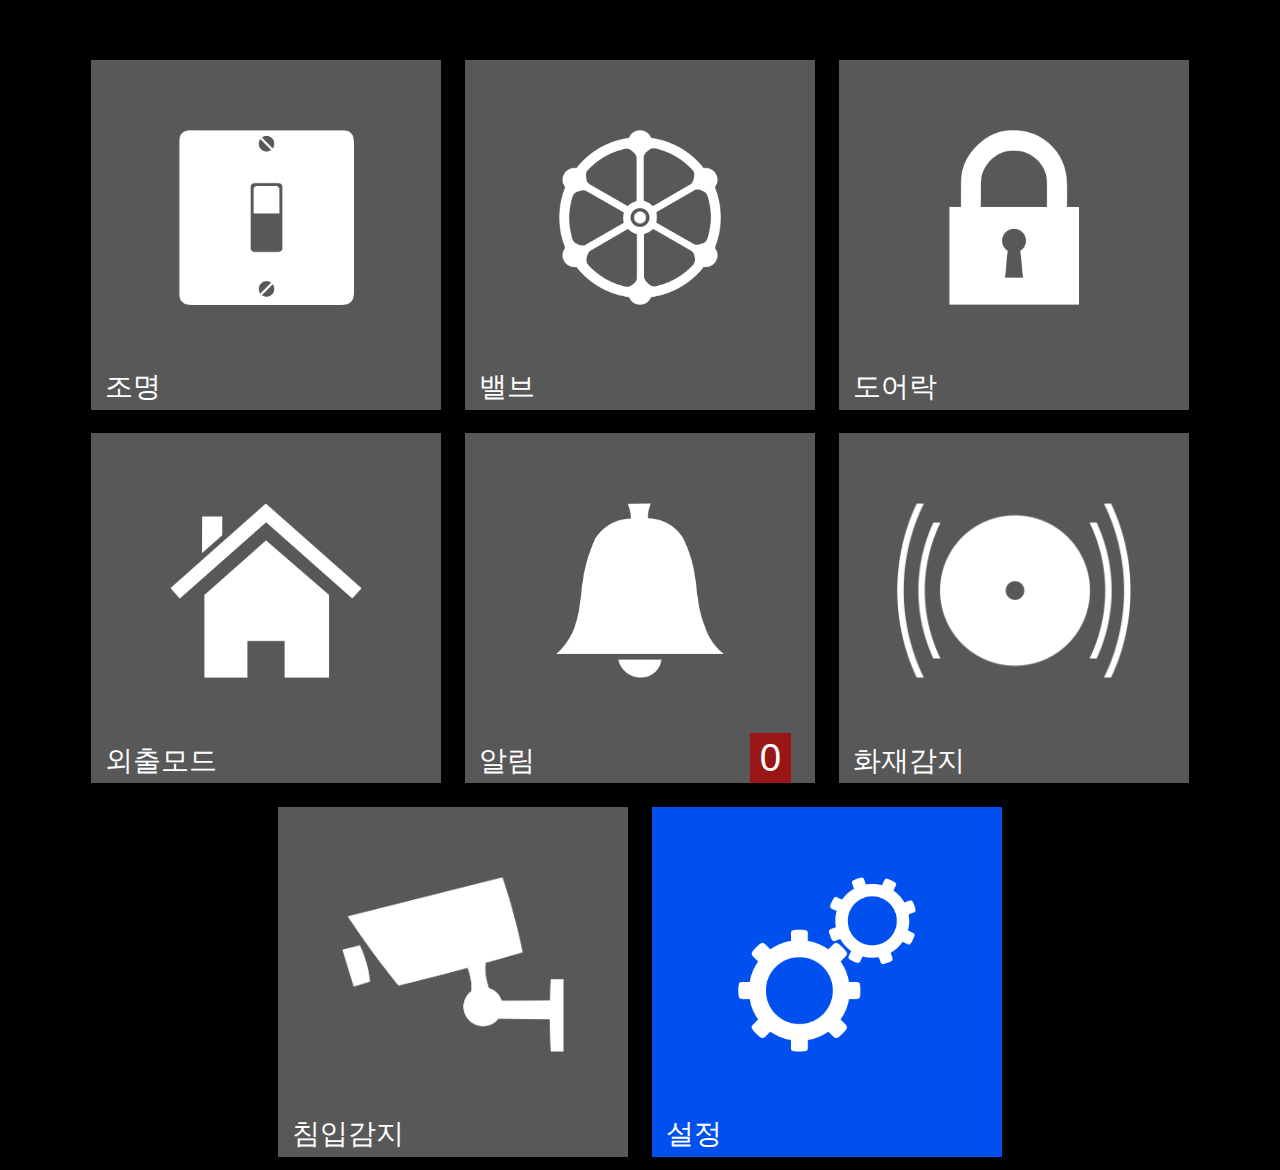
<file: HomeIoT/target/classes/static/index.html>
<html>
<head>
  <meta charset="utf-8">
  <title>CHESS v.1.0.0.</title>
  <link rel="stylesheet" href="./css/index.css">
  <script src="./js/jquery/jquery-3.1.1.min.js"></script>
  <script src="./js/date.js"></script>
</head>
<body class="bg-black">
  <div class="metro-tile-container">

    <a href="#light-dialog" id="light-link">
      <div class="metro-tile bg-yellow light-tile">
        <div class="tile-item iconic">
          <div class="image"><img src="./img/switch.png"></div>
          <div class="tile-label">조명</div>
        </div>
      </div>
    </a>

    <div class="metro-tile bg-pink valve-tile">
      <div class="tile-item iconic">
        <div class="image"><img src="./img/valve.png"></div>
        <div class="tile-label">밸브</div>
      </div>
    </div>
    <div class="metro-tile bg-cyan doorlock-tile">
      <div class="tile-item iconic">
        <div class="image"><img src="./img/doorlock.png"></div>
        <div class="tile-label">도어락</div>
      </div>
    </div>
    <div class="metro-tile bg-green go-out-tile">
      <div class="tile-item iconic">
        <div class="image"><img src="./img/home.png"></div>
        <div class="tile-label">외출모드</div>
      </div>
    </div>
    <a href="#alarm-dialog" id="alarm-link">
      <div class="metro-tile bg-amber alarm-tile">
        <div class="tile-item iconic">
          <div class="image"><img src="./img/alarm.png"></div>
          <div class="tile-label">알림</div>
          <span class="tile-badge bg-darkRed" id="alarm-count">0</span>
        </div>
      </div>
    </a>
    <div class="metro-tile bg-red firesensor-tile">
      <div class="tile-item iconic">
        <div class="image"><img src="./img/firesensor.png"></div>
        <div class="tile-label">화재감지</div>
      </div>
    </div>
    <div class="metro-tile bg-violet intrusionsensor-tile">
      <div class="tile-item iconic">
        <div class="image"><img src="./img/intrusionsensor.png"></div>
        <div class="tile-label">침입감지</div>
      </div>
    </div>
    <a href="#setting-dialog">
      <div class="metro-tile bg-cobalt">
        <div class="tile-item iconic">
          <div class="image"><img src="./img/tool.png"></div>
          <div class="tile-label">설정</div>
        </div>
      </div>
    </a>
  </div>


<!-- Light Dialog View -->
  <div id="light-dialog" class="modalDialog">
    <div class="close_container">
      <a href="#close" class="close">
        <img src="./img/back.png"/>
      </a>
    </div>
    <div class="metro-tile-container bg-black">
      <div class="metro-tile room" id="room1">
        <div class="tile-item iconic">
          <div class="image"><img src="./img/bulb.png"></div>
          <div class="tile-label">1번방</div>
        </div>
      </div>
      <div class="metro-tile room" id="room2">
        <div class="tile-item iconic">
          <div class="image"><img src="./img/bulb.png"></div>
          <div class="tile-label">2번방</div>
        </div>
      </div>
      <div class="metro-tile room" id="room3">
        <div class="tile-item iconic">
          <div class="image"><img src="./img/bulb.png"></div>
          <div class="tile-label">3번방</div>
        </div>
      </div>
      <div class="metro-tile room" id="room4">
        <div class="tile-item iconic">
          <div class="image"><img src="./img/bulb.png"></div>
          <div class="tile-label">4번방</div>
        </div>
      </div>
    </div>
  </div>

  <!-- Setting Dialog View -->
  <div id="setting-dialog" class="modalDialog">
    <div class="close_container">
      <a href="#close" class="close">
        <img src="./img/back.png"/>
      </a>
    </div>
    <div class="metro-tile-container bg-black">

      <a href="#control-log-dialog">
        <div class="metro-tile bg-yellow control-tile">
          <div class="tile-item iconic">
            <div class="image"><img src="./img/control_log.png"></div>
            <div class="tile-label">제어기록</div>
          </div>
        </div>
      </a>

      <a href="#detect-log-dialog">
        <div class="metro-tile bg-lightRed detect-tile">
          <div class="tile-item iconic">
            <div class="image"><img src="./img/detect_log.png"></div>
            <div class="tile-label">탐지기록</div>
          </div>
        </div>
      </a>
      
      <div class="metro-tile bg-cyan">
        <div class="tile-item iconic">
          <div class="image"><img src="./img/person.png"></div>
          <div class="tile-label">정보수정</div>
        </div>
      </div>

      <a href="./login.html">
        <div class="metro-tile bg-green">
          <div class="tile-item iconic">
            <div class="image"><img src="./img/logout.png"></div>
            <div class="tile-label">로그아웃</div>
          </div>
        </div>
      </a>

    </div>
    
  </div>

<!-- Control Log Dialog View -->
  <div id="control-log-dialog" class="modalDialog">
    <div class="close_container">
      <a href="#setting-dialog" class="close">
        <img src="./img/back.png"/>
      </a>
    </div>

    <div class="metro-tile-container bg-black" id="control-log">

      <div class="table">
        <div class="row">
          <div class="cell control-item" id="control-all"><span>전체</span></div>
          <div class="cell control-item" id="control-light"><span>조명</span></div>
          <div class="cell control-item" id="control-valve"><span>밸브</span></div>
          <div class="cell control-item" id="control-doorlock"><span>도어락</span></div>
          <div class="cell control-item" id="control-intrusionsensor"><span>외출모드</span></div>
        </div>
      </div>

      <table class="log-table" id="control-table">
        <tr class="log-table-title">
          <th>순번</th>
          <th>시간</th>
          <th>장비</th>
          <th>명령</th>
        </tr>
      </table>
    </div>


  </div>

<!-- Detect Log Dialog View -->
  <div id="detect-log-dialog" class="modalDialog">
    <div class="close_container">
      <a href="#setting-dialog" class="close">
        <img src="./img/back.png"/>
      </a>
    </div>

    <div class="metro-tile-container bg-black" id="detect-log">

      <div class="table">
        <div class="row">
          <div class="cell detect-item" id="detect-all"><span>전체</span></div>
          <div class="cell detect-item" id="detect-firesensor"><span>화재감지</span></div>
          <div class="cell detect-item" id="detect-intrusionsensor"><span>침입감지</span></div>
        </div>
      </div>

      <table class="log-table" id="detect-table">
        <tr class="log-table-title">
          <th>순번</th>
          <th>시간</th>
          <th>장비</th>
        </tr>
      </table>
    </div>

  </div>

<!-- Alarm Dialog View -->
  <div id="alarm-dialog" class="modalDialog">
    <div class="close_container">
      <a href="#close" class="close">
        <img src="./img/back.png"/>
      </a>
    </div>
    <div class="metro-tile-container bg-black" id="alarm-log">
      <table class="log-table" id="alarm-table">
        <tr class="log-table-title">
          <th>순번</th>
          <th>시간</th>
          <th>장비</th>
          <th>상태</th>
        </tr>
      </table>
    </div>
  </div>
</body>
<script src="./js/init.js"></script>
<script src="./js/log.js"></script>
<script src="./js/state.js"></script>
<script src="./js/control.js"></script>
<script src="./js/event.js"></script>
</html>
</file>
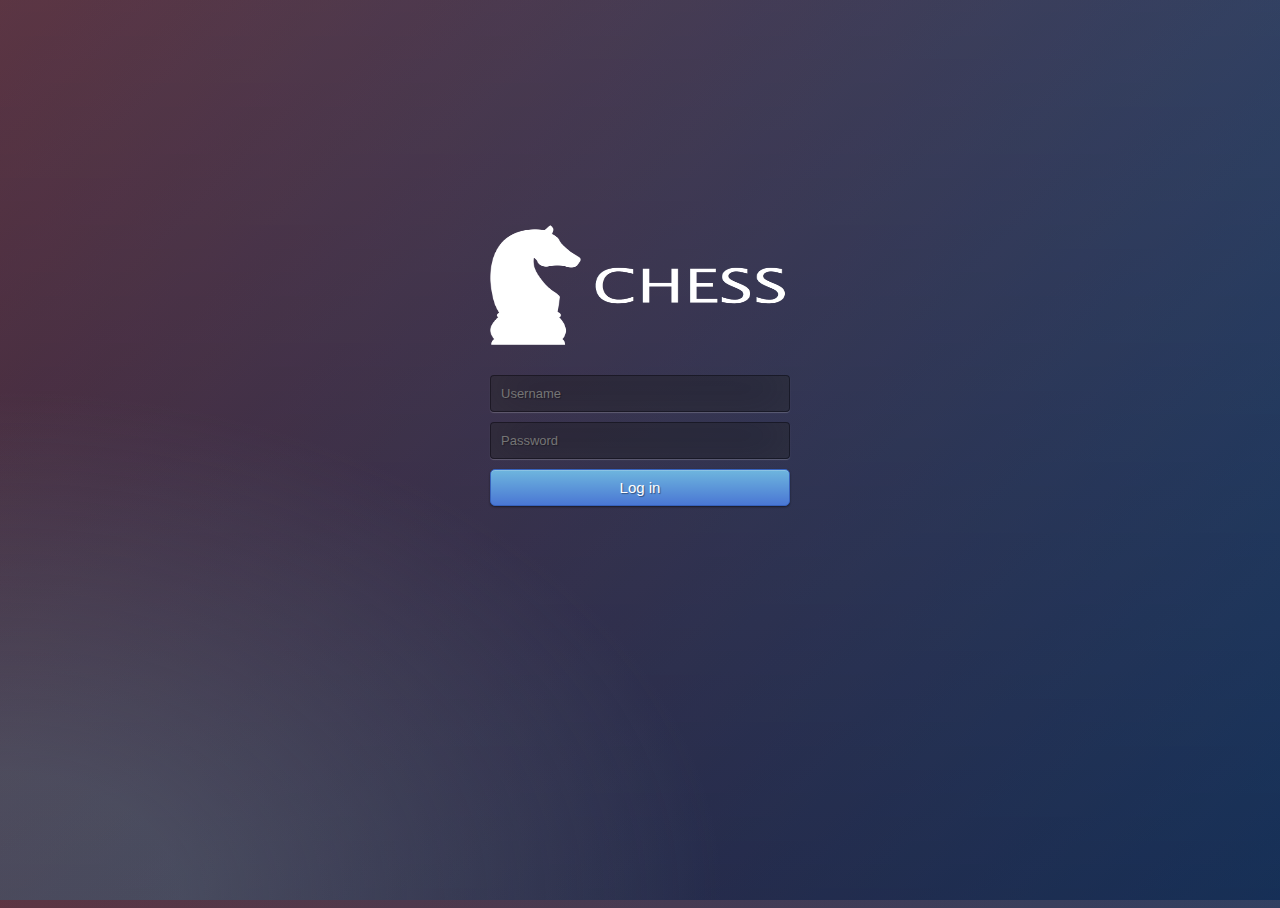
<file: HomeIoT/target/classes/static/login.html>
<!DOCTYPE html>
<html>
<head>
	<meta charset="utf-8">
	<title>CHESS v.1.0</title>
	<link rel="stylesheet" href="./css/login.css">
	<script src="./js/jquery/jquery-3.1.1.min.js"></script>
</head>
<body>
	<div class="login">
		<div class="logo">
			<a href="./login.html"><img src="./img/logo.png"></a>
		</div>
	    <form method="GET" action="./index.html">
	    	<input type="text" name="u" placeholder="Username" required="required" />
	        <input type="password" name="p" placeholder="Password" required="required" />
	        <button type="submit" class="btn btn-primary btn-block btn-large">Log in</button>
	    </form>
	</div>
</body>
</html>
</file>
<file: HomeIoT/target/classes/static/css/index.css>
html {
    overflow-scrolling: touch;
    -webkit-overflow-scrolling : touch;
}
html,
body {
    padding: 0;
    margin: 0;
    height: 100%;
    color: white;
}
html,
body,
* {
    box-sizing: border-box;
}
article,
aside,
details,
figcaption,
figure,
footer,
header,
nav,
section {
    display: block;
}
audio,
canvas,
video {
    display: inline-block;
}
audio:not([controls]) {
    display: none;
}
a:hover,
a:active,
.tile:active {
    outline: 0;
}
sub,
sup {
    position: relative;
    font-size: 75%;
    line-height: 0;
    vertical-align: baseline;
}
sup {
    top: -0.5em;
}
sub {
    bottom: -0.25em;
}
img {
    max-width: 100%;
    height: auto;
    vertical-align: middle;
    border: 0;
}
#map_canvas img,
.google-maps img {
    max-width: none;
}
button,
input,
select,
textarea {
    margin: 0;
    font-size: 100%;
    vertical-align: middle;
}
button,
input {
    line-height: normal;
}
button::-moz-focus-inner,
input::-moz-focus-inner {
    padding: 0;
    border: 0;
}
button,
html input[type="button"],
input[type="reset"],
input[type="submit"] {
    -webkit-appearance: button;
    cursor: pointer;
}
label,
select,
button,
input[type="button"],
input[type="reset"],
input[type="submit"],
input[type="radio"],
input[type="checkbox"] {
    cursor: pointer;
}
input[type="search"] {
    box-sizing: content-box;
    appearance: textfield;
}
input[type="search"]::-webkit-search-decoration,
input[type="search"]::-webkit-search-cancel-button {
    -webkit-appearance: none;
}
textarea {
    overflow: auto;
    vertical-align: top;
}
input[type=text]::-ms-clear,
input[type=email]::-ms-clear,
input[type=url]::-ms-clear,
input[type=tel]::-ms-clear,
input[type=number]::-ms-clear,
input[type=time]::-ms-clear {
    display: none;
}
input[type=password]::-ms-reveal {
    display: none;
}
* {
    border-collapse: collapse;
}
a {
    text-decoration: none;
    color: white;
}
@media print {
    a,
    a:visited {
        text-decoration: underline;
    }
    a[href]:after {
        content: " (" attr(href) ")";
    }
    abbr[title]:after {
        content: " (" attr(title) ")";
    }
    .ir a:after,
    a[href^="javascript:"]:after,
    a[href^="#"]:after {
        content: "";
    }
    pre,
    blockquote {
        border: 1px solid #999;
        page-break-inside: avoid;
    }
    thead {
        display: table-header-group;
    }
    tr,
    img {
        page-break-inside: avoid;
    }
    img {
        max-width: 100%;
    }
    p,
    h2,
    h3 {
        orphans: 3;
        widows: 3;
    }
    h2,
    h3 {
        page-break-after: avoid;
    }
}
@font-face {
    font-family: "PT Serif Caption";
    font-style: normal;
    font-weight: 400;
    src: local("Cambria"), local("PT Serif Caption"), local("PTSerif-Caption");
}
@font-face {
    font-family: "Open Sans Light";
    font-style: normal;
    font-weight: 300;
    src: local("Segoe UI Light"), local("Open Sans Light"), local("OpenSans-Light");
}
@font-face {
    font-family: "Open Sans";
    font-style: normal;
    font-weight: 400;
    src: local("Segoe UI"), local("Open Sans"), local("OpenSans");
}
@font-face {
    font-family: "Open Sans Bold";
    font-style: normal;
    font-weight: 700;
    src: local("Segoe UI Bold"), local("Open Sans Bold"), local("OpenSans-Bold");
}
html {
    font-size: 100%;
}
body {
    font-family: "Segoe UI", "Open Sans", sans-serif, serif;
    font-size: 0.875rem;
    line-height: 1.1;
    font-weight: 400;
    font-style: normal;
}
#font .light {
    font-weight: 300;
    font-style: normal;
}
#font .normal {
    font-weight: 400;
    font-style: normal;
}
#font .bold {
    font-style: normal;
    font-weight: 700;
}
#font .italic {
    font-style: italic;
}
.leader {
    font: 400 2.25rem/1.1 "Segoe UI", "Open Sans", sans-serif, serif;
}
.sub-leader {
    font: 500 1.875rem/1.1 "Segoe UI", "Open Sans", sans-serif, serif;
}
.header {
    font: 500 1.5rem/1.1 "Segoe UI", "Open Sans", sans-serif, serif;
}
.sub-header {
    font: 500 1.125rem/1.1 "Segoe UI", "Open Sans", sans-serif, serif;
}
.alt-header {
    font: 500 1rem/1.1 "Segoe UI", "Open Sans", sans-serif, serif;
}
.sub-alt-header {
    font: 500 0.875rem/1.1 "Segoe UI", "Open Sans", sans-serif, serif;
}
.minor-header {
    font: 500 0.75rem/1.1 "Segoe UI", "Open Sans", sans-serif, serif;
}
h1 {
    font: 400 2.25rem/1.1 "Segoe UI", "Open Sans", sans-serif, serif;
}
h2 {
    font: 500 1.875rem/1.1 "Segoe UI", "Open Sans", sans-serif, serif;
}
h3 {
    font: 500 1.5rem/1.1 "Segoe UI", "Open Sans", sans-serif, serif;
}
h4 {
    font: 500 1.125rem/1.1 "Segoe UI", "Open Sans", sans-serif, serif;
}
h5 {
    font: 500 0.875rem/1.1 "Segoe UI", "Open Sans", sans-serif, serif;
}
h6 {
    font: 500 0.75rem/1.1 "Segoe UI", "Open Sans", sans-serif, serif;
}
h1,
h2,
h3,
h4,
h5,
h6 {
    margin: .625rem 0;
}
h1 small,
h2 small,
h3 small,
h4 small,
h5 small,
h6 small,
h1 .small,
h2 .small,
h3 .small,
h4 .small,
h5 .small,
h6 .small {
    font-weight: 400;
    font-size: .7em;
    line-height: 1;
    color: #777;
}
.text-light {
    font-weight: 300;
    font-style: normal;
}
.text-normal {
    font-weight: 400;
    font-style: normal;
}
.text-bold {
    font-style: normal;
    font-weight: 700;
}
.text-italic {
    font-style: italic;
}


/**
* 개발자 정의
*
*/
.bg-black {background-color: #000000 !important}
.bg-white {background-color: #ffffff !important}
.bg-lime {background-color: #a4c400 !important}
.bg-green {background-color: #60a917 !important}
.bg-emerald {background-color: #008a00 !important}
.bg-blue {background-color: #00aff0 !important}
.bg-teal {background-color: #00aba9 !important}
.bg-cyan {background-color: #1ba1e2 !important}
.bg-cobalt {background-color: #0050ef !important}
.bg-indigo {background-color: #6a00ff !important}
.bg-violet {background-color: #aa00ff !important}
.bg-pink {background-color: #dc4fad !important}
.bg-magenta {background-color: #d80073 !important}
.bg-crimson {background-color: #a20025 !important}
.bg-red {background-color: #ce352c !important}
.bg-orange {background-color: #fa6800 !important}
.bg-amber {background-color: #f0a30a !important}
.bg-yellow {background-color: #e3c800 !important}
.bg-brown {background-color: #825a2c !important}
.bg-olive {background-color: #6d8764 !important}
.bg-steel {background-color: #647687 !important}
.bg-mauve {background-color: #76608a !important}
.bg-taupe {background-color: #87794e !important}
.bg-dark {background-color: #1d1d1d !important}
.bg-darkBrown {background-color: #63362f !important}
.bg-darkCrimson {background-color: #640024 !important}
.bg-darkMagenta {background-color: #81003c !important}
.bg-darkIndigo {background-color: #4b0096 !important}
.bg-darkCyan {background-color: #1b6eae !important}
.bg-darkCobalt {background-color: #00356a !important}
.bg-darkTeal {background-color: #004050 !important}
.bg-darkEmerald {background-color: #003e00 !important}
.bg-darkGreen {background-color: #128023 !important}
.bg-darkOrange {background-color: #bf5a15 !important}
.bg-darkRed {background-color: #9a1616 !important}
.bg-darkPink {background-color: #9a165a !important}
.bg-darkViolet {background-color: #57169a !important}
.bg-darkBlue {background-color: #16499a !important}
.bg-lightBlue {background-color: #4390df !important}
.bg-lighterBlue {background-color: #00ccff !important}
.bg-lightTeal {background-color: #45fffd !important}
.bg-lightOlive {background-color: #78aa1c !important}
.bg-lightOrange {background-color: #ffc194 !important}
.bg-lightPink {background-color: #f472d0 !important}
.bg-lightRed {background-color: #da5a53 !important}
.bg-lightGreen {background-color: #7ad61d !important}
.bg-lightCyan {background-color: #59cde2 !important}
.bg-grayed {background-color: #585858 !important}
.bg-grayDarker {background-color: #222222 !important}
.bg-grayDark {background-color: #333333 !important}
.bg-gray {background-color: #555555 !important}
.bg-grayLight {background-color: #999999 !important}
.bg-grayLighter {background-color: #eeeeee !important}
.bg-lightGray {background-color: #999999 !important}
.bg-lighterGray {background-color: #eeeeee !important}
.bg-darkGray {background-color: #333333 !important}
.bg-darkerGray {background-color: #222222 !important}
.bg-darker {background-color: #222222 !important}
.bg-custom {background-color: #0D98BA !important}

body {
    overflow-scrolling: hidden;
}

.metro-tile-container {
    position: relative;
    display: block;
    width: 100%;
    height: 100%;
    min-width: 350px;
    margin:50px auto;
    text-align: center;
    /*overflow: scroll;*/
}
.metro-tile {
    position: relative;
    display: inline-block;
    width: 350px;
    height: 350px;
    margin: 10px;
    background-color: #585858;
    cursor: pointer;
    transition: all 1s ease;
}
.tile-item {
    position: absolute;
    width: 100%;
    height: 100%;
    overflow: hidden;
}
.tile-label {
    position: absolute;
    bottom: 0;
    left: .625rem;
    padding: .425rem .25rem;
    z-index: 999;
    font-size: 2em;
}
.tile-badge {
  position: absolute;
  bottom: 0;
  right: 1.5rem;
  padding: .25rem .625rem;
  z-index: 999;
}
span {
    font-size: 3vmax;
}
.icon>span {
    margin-top: 5%;
}
.iconic>.image {
    position: relative;
    width: 100%;
    height: 50%;
    top: 20%;
    text-align: center;
}
.image>img {
    width:auto;
    height: 100%;
}

.modalDialog {
    position: fixed;
	top: 0;
	right: 0;
	bottom: 0;
	left: 0;
	background: rgba(0,0,0,1);
	z-index: 99999;
	opacity:0;
	transition: opacity 400ms ease-in;
	pointer-events: none;
    overflow: scroll;
}

.modalDialog:target {
	opacity:1;
	pointer-events: auto;
}
.close_container {
    position: relative;
    margin: 5%;
}
.close {
    position: relative;
}
.close > span {
    font-size: 6em;
}
.close > img {
    width: 10%;
}

.log-container {
    position: relative;
    margin: 5% auto;
    width: 95%;
    height: 30%;
}

.log-device-image {
    position: relative;
    width: 10%;
    height: 100%;
}
.log-device-image > img {
    position: relative;
    width: 100%;
    height: 100%;
}
.log-date-container {
    position: relative;
}
.log-container > span {
    display: inline-block;
    font-size: 2.5vmax;
}
.log-date-data {
    position: relative;
    left: 10%;
}
.wrapper{
    border: 1px solid red;

    position: relative;
    margin: 0 auto;
    width: 80%;
    height: auto;
}
.logBox{
    position: relative;
    display: block;
    width: 100%;
    height: 250px;
    border: 5px solid white;
    margin: 5% auto;
/*    float: left;*/

    /*padding-bottom: 10%;*/
}
.logBox > img{
    position: relative;
    width:30%;
    float: left;
    padding:20px;
}
.text{
    position: relative;
    width:64%;
    height: 100%;
    float:left;
    text-align: left;
}
.text > span{
    margin: 11% 10%;
    font-size: 2vmax;
    display: block;
}

.disable:hover {
    animation: shake 0.82s cubic-bezier(.36,.07,.19,.97) both;
    transform: translate3d(0, 0, 0);
    backface-visibility: hidden;
    perspective: 1000px;
}

@keyframes shake {
    10%, 90% {
        transform: translate3d(-1px, 0, 0);
    }

    20%, 80% {
        transform: translate3d(2px, 0, 0);
    }

    30%, 50%, 70% {
        transform: translate3d(-4px, 0, 0);
    }

    40%, 60% {
        transform: translate3d(4px, 0, 0);
    }
}

.log-table {
    position: relative;
    width: 70%;
    height: auto;
    margin: 0 auto;
    font-size: 1.5rem;
    text-align: center;
    vertical-align: middle;
}

.log-table tr {
    height: 3em;
}

.log-table-title {
    border-bottom: 1px solid white;
}

.log-table-content {
    border-bottom: 1px dotted #999999;
}

.table {
    width: 70%;
    display: table;
    border-collapse: separate;
    border-spacing: 10px;
    margin: 0 auto;
}

.row { display:table-row; }

.cell {
    display:table-cell;
    width: 10%;
    padding:5px;
}

.cell > span {
    font-size: 2rem;
}
</file>
<file: HomeIoT/target/classes/static/css/login.css>
@font-face {
    font-family: "PT Serif Caption";
    font-style: normal;
    font-weight: 400;
    src: local("Cambria"), local("PT Serif Caption"), local("PTSerif-Caption"), url(https://themes.googleusercontent.com/static/fonts/ptserifcaption/v6/7xkFOeTxxO1GMC1suOUYWWhBabBbEjGd1iRmpyoZukE.woff) format('woff');
}
@font-face {
    font-family: "Open Sans Light";
    font-style: normal;
    font-weight: 300;
    src: local("Segoe UI Light"), local("Open Sans Light"), local("OpenSans-Light"), url(https://themes.googleusercontent.com/static/fonts/opensans/v8/DXI1ORHCpsQm3Vp6mXoaTZ1r3JsPcQLi8jytr04NNhU.woff) format('woff');
}
@font-face {
    font-family: "Open Sans";
    font-style: normal;
    font-weight: 400;
    src: local("Segoe UI"), local("Open Sans"), local("OpenSans"), url(https://themes.googleusercontent.com/static/fonts/opensans/v8/K88pR3goAWT7BTt32Z01mz8E0i7KZn-EPnyo3HZu7kw.woff) format('woff');
}
@font-face {
    font-family: "Open Sans Bold";
    font-style: normal;
    font-weight: 700;
    src: local("Segoe UI Bold"), local("Open Sans Bold"), local("OpenSans-Bold"), url(https://themes.googleusercontent.com/static/fonts/opensans/v8/k3k702ZOKiLJc3WVjuplzJ1r3JsPcQLi8jytr04NNhU.woff) format('woff');
}
.btn { display: inline-block; *display: inline; *zoom: 1; padding: 4px 10px 4px; margin-bottom: 0; font-size: 13px; line-height: 18px; color: #333333; text-align: center;text-shadow: 0 1px 1px rgba(255, 255, 255, 0.75); vertical-align: middle; background-color: #f5f5f5; background-image: -moz-linear-gradient(top, #ffffff, #e6e6e6); background-image: -ms-linear-gradient(top, #ffffff, #e6e6e6); background-image: -webkit-gradient(linear, 0 0, 0 100%, from(#ffffff), to(#e6e6e6)); background-image: -webkit-linear-gradient(top, #ffffff, #e6e6e6); background-image: -o-linear-gradient(top, #ffffff, #e6e6e6); background-image: linear-gradient(top, #ffffff, #e6e6e6); background-repeat: repeat-x; filter: progid:dximagetransform.microsoft.gradient(startColorstr=#ffffff, endColorstr=#e6e6e6, GradientType=0); border-color: #e6e6e6 #e6e6e6 #e6e6e6; border-color: rgba(0, 0, 0, 0.1) rgba(0, 0, 0, 0.1) rgba(0, 0, 0, 0.25); border: 1px solid #e6e6e6; -webkit-border-radius: 4px; -moz-border-radius: 4px; border-radius: 4px; -webkit-box-shadow: inset 0 1px 0 rgba(255, 255, 255, 0.2), 0 1px 2px rgba(0, 0, 0, 0.05); -moz-box-shadow: inset 0 1px 0 rgba(255, 255, 255, 0.2), 0 1px 2px rgba(0, 0, 0, 0.05); box-shadow: inset 0 1px 0 rgba(255, 255, 255, 0.2), 0 1px 2px rgba(0, 0, 0, 0.05); cursor: pointer; *margin-left: .3em; }
.btn:hover, .btn:active, .btn.active, .btn.disabled, .btn[disabled] { background-color: #e6e6e6; }
.btn-large { padding: 9px 14px; font-size: 15px; line-height: normal; -webkit-border-radius: 5px; -moz-border-radius: 5px; border-radius: 5px; }
.btn:hover { color: #333333; text-decoration: none; background-color: #e6e6e6; background-position: 0 -15px; -webkit-transition: background-position 0.1s linear; -moz-transition: background-position 0.1s linear; -ms-transition: background-position 0.1s linear; -o-transition: background-position 0.1s linear; transition: background-position 0.1s linear; }
.btn-primary, .btn-primary:hover { text-shadow: 0 -1px 0 rgba(0, 0, 0, 0.25); color: #ffffff; }
.btn-primary.active { color: rgba(255, 255, 255, 0.75); }
.btn-primary { background-color: #4a77d4; background-image: -moz-linear-gradient(top, #6eb6de, #4a77d4); background-image: -ms-linear-gradient(top, #6eb6de, #4a77d4); background-image: -webkit-gradient(linear, 0 0, 0 100%, from(#6eb6de), to(#4a77d4)); background-image: -webkit-linear-gradient(top, #6eb6de, #4a77d4); background-image: -o-linear-gradient(top, #6eb6de, #4a77d4); background-image: linear-gradient(top, #6eb6de, #4a77d4); background-repeat: repeat-x; filter: progid:dximagetransform.microsoft.gradient(startColorstr=#6eb6de, endColorstr=#4a77d4, GradientType=0);  border: 1px solid #3762bc; text-shadow: 1px 1px 1px rgba(0,0,0,0.4); box-shadow: inset 0 1px 0 rgba(255, 255, 255, 0.2), 0 1px 2px rgba(0, 0, 0, 0.5); }
.btn-primary:hover, .btn-primary:active, .btn-primary.active, .btn-primary.disabled, .btn-primary[disabled] { filter: none; background-color: #4a77d4; }
.btn-block { width: 100%; display:block; }

* { -webkit-box-sizing:border-box; -moz-box-sizing:border-box; -ms-box-sizing:border-box; -o-box-sizing:border-box; box-sizing:border-box; }

html { width: 100%; height:100%; overflow:hidden; }

body { 
  width: 100%;
  height:100%;
  font-family: "Segoe UI", "Open Sans", sans-serif, serif;
  background: #092756;
  background: -moz-radial-gradient(0% 100%, ellipse cover, rgba(104,128,138,.4) 10%,rgba(138,114,76,0) 40%),-moz-linear-gradient(top,  rgba(57,173,219,.25) 0%, rgba(42,60,87,.4) 100%), -moz-linear-gradient(-45deg,  #670d10 0%, #092756 100%);
  background: -webkit-radial-gradient(0% 100%, ellipse cover, rgba(104,128,138,.4) 10%,rgba(138,114,76,0) 40%), -webkit-linear-gradient(top,  rgba(57,173,219,.25) 0%,rgba(42,60,87,.4) 100%), -webkit-linear-gradient(-45deg,  #670d10 0%,#092756 100%);
  background: -o-radial-gradient(0% 100%, ellipse cover, rgba(104,128,138,.4) 10%,rgba(138,114,76,0) 40%), -o-linear-gradient(top,  rgba(57,173,219,.25) 0%,rgba(42,60,87,.4) 100%), -o-linear-gradient(-45deg,  #670d10 0%,#092756 100%);
  background: -ms-radial-gradient(0% 100%, ellipse cover, rgba(104,128,138,.4) 10%,rgba(138,114,76,0) 40%), -ms-linear-gradient(top,  rgba(57,173,219,.25) 0%,rgba(42,60,87,.4) 100%), -ms-linear-gradient(-45deg,  #670d10 0%,#092756 100%);
  background: -webkit-radial-gradient(0% 100%, ellipse cover, rgba(104,128,138,.4) 10%,rgba(138,114,76,0) 40%), linear-gradient(to bottom,  rgba(57,173,219,.25) 0%,rgba(42,60,87,.4) 100%), linear-gradient(135deg,  #670d10 0%,#092756 100%);
  filter: progid:DXImageTransform.Microsoft.gradient( startColorstr='#3E1D6D', endColorstr='#092756',GradientType=1 );
}
.login { 
  position: absolute;
  top: 45%;
  left: 50%;
  margin: -150px 0 0 -150px;
  width:300px;
  height:300px;
  animation: fadein 3s linear;
}
.logo {
  position: relative;
  bottom: 10%;
  margin: 0 auto;
  width: 300px;
  height: 120px;
  animation: fadein 3s linear;
}
.logo img {
  width: 100%;
  height: 100%;
}

input { 
  width: 100%; 
  margin-bottom: 10px; 
  background: rgba(0,0,0,0.3);
  border: none;
  outline: none;
  padding: 10px;
  font-size: 13px;
  color: #fff;
  text-shadow: 1px 1px 1px rgba(0,0,0,0.3);
  border: 1px solid rgba(0,0,0,0.3);
  border-radius: 4px;
  box-shadow: inset 0 -5px 45px rgba(100,100,100,0.2), 0 1px 1px rgba(255,255,255,0.2);
  -webkit-transition: box-shadow .5s ease;
  -moz-transition: box-shadow .5s ease;
  -o-transition: box-shadow .5s ease;
  -ms-transition: box-shadow .5s ease;
  transition: box-shadow .5s ease;
}
input:focus { box-shadow: inset 0 -5px 45px rgba(100,100,100,0.4), 0 1px 1px rgba(255,255,255,0.2); }

@keyframes fadein {
  from { opacity: 0; }
  to   { opacity: 1; }
}
</file>
